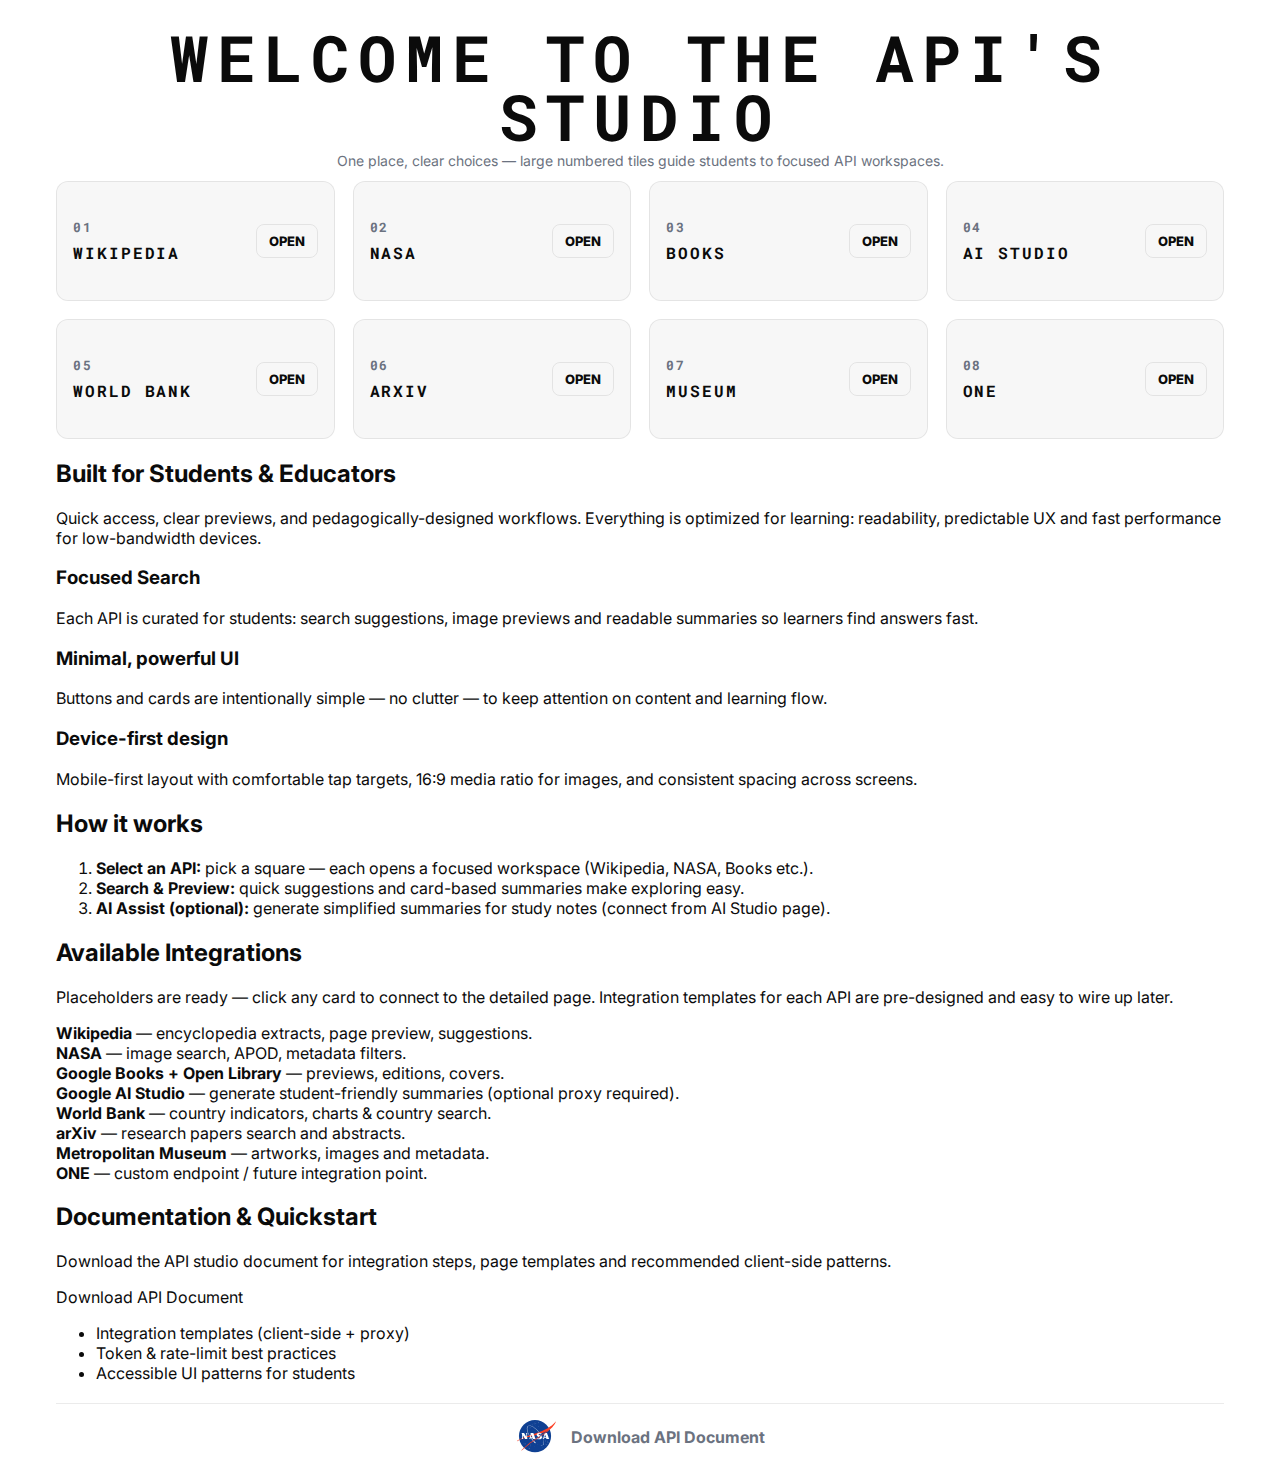
<file: index.html>
<!doctype html>
<html lang="en">
<head>
  <meta charset="utf-8" />
  <meta name="viewport" content="width=device-width,initial-scale=1,viewport-fit=cover" />
  <title>WELCOME TO THE API'S STUDIO — V7</title>
  <meta name="description" content="Welcome To The API'S Studio — clean, fast, light-only landing for students: Wikipedia, NASA, Books, AI Studio, World Bank, arXiv, Museum, ONE." />
  <meta name="theme-color" content="#ffffff">

  <!-- Fonts -->
  <link rel="preconnect" href="https://fonts.gstatic.com" crossorigin>
  <link href="https://fonts.googleapis.com/css2?family=Roboto+Mono:wght@700&family=Inter:wght@300;400;600&display=swap" rel="stylesheet">

  <!-- Styles -->
  <link rel="stylesheet" href="style.css">
</head>
<body>
  <main id="app" class="stage" role="main">
    <!-- HERO -->
    <header class="hero" aria-labelledby="studio-title">
      <h1 id="studio-title" class="hero-title">WELCOME TO THE API'S STUDIO</h1>
      <p class="hero-sub">One place, clear choices — large numbered tiles guide students to focused API workspaces.</p>
    </header>

    <!-- API GRID -->
    <nav class="api-grid" role="navigation" aria-label="API Studio navigation">
      <a class="api-card" href="news/news.html" aria-label="Open Wikipedia workspace">
        <div class="left">
          <span class="num">01</span>
          <span class="name">WIKIPEDIA</span>
        </div>
        <span class="open" aria-hidden="true">OPEN</span>
      </a>

      <a class="api-card" href="nasa/nasa.html" aria-label="Open NASA workspace">
        <div class="left">
          <span class="num">02</span>
          <span class="name">NASA</span>
        </div>
        <span class="open" aria-hidden="true">OPEN</span>
      </a>

      <a class="api-card" href="books.html" aria-label="Open Books workspace">
        <div class="left">
          <span class="num">03</span>
          <span class="name">BOOKS</span>
        </div>
        <span class="open" aria-hidden="true">OPEN</span>
      </a>

      <a class="api-card" href="ai.html" aria-label="Open AI Studio">
        <div class="left">
          <span class="num">04</span>
          <span class="name">AI STUDIO</span>
        </div>
        <span class="open" aria-hidden="true">OPEN</span>
      </a>

      <a class="api-card" href="bank.html" aria-label="Open World Bank workspace">
        <div class="left">
          <span class="num">05</span>
          <span class="name">WORLD BANK</span>
        </div>
        <span class="open" aria-hidden="true">OPEN</span>
      </a>

      <a class="api-card" href="arxiv.html" aria-label="Open arXiv workspace">
        <div class="left">
          <span class="num">06</span>
          <span class="name">ARXIV</span>
        </div>
        <span class="open" aria-hidden="true">OPEN</span>
      </a>

      <a class="api-card" href="museum.html" aria-label="Open Museum workspace">
        <div class="left">
          <span class="num">07</span>
          <span class="name">MUSEUM</span>
        </div>
        <span class="open" aria-hidden="true">OPEN</span>
      </a>

      <a class="api-card" href="one/one.html" aria-label="Open ONE workspace">
        <div class="left">
          <span class="num">08</span>
          <span class="name">ONE</span>
        </div>
        <span class="open" aria-hidden="true">OPEN</span>
      </a>
    </nav>

    <!-- Info sections below -->
    <section id="features" class="section">
      <div class="container">
        <h2 class="section-title">Built for Students & Educators</h2>
        <p class="lead">Quick access, clear previews, and pedagogically-designed workflows. Everything is optimized for learning: readability, predictable UX and fast performance for low-bandwidth devices.</p>

        <div class="features-grid">
          <article class="feature">
            <h3>Focused Search</h3>
            <p>Each API is curated for students: search suggestions, image previews and readable summaries so learners find answers fast.</p>
          </article>

          <article class="feature">
            <h3>Minimal, powerful UI</h3>
            <p>Buttons and cards are intentionally simple — no clutter — to keep attention on content and learning flow.</p>
          </article>

          <article class="feature">
            <h3>Device-first design</h3>
            <p>Mobile-first layout with comfortable tap targets, 16:9 media ratio for images, and consistent spacing across screens.</p>
          </article>
        </div>
      </div>
    </section>

    <section id="how" class="section alt">
      <div class="container">
        <h2 class="section-title">How it works</h2>
        <ol class="steps">
          <li><strong>Select an API:</strong> pick a square — each opens a focused workspace (Wikipedia, NASA, Books etc.).</li>
          <li><strong>Search & Preview:</strong> quick suggestions and card-based summaries make exploring easy.</li>
          <li><strong>AI Assist (optional):</strong> generate simplified summaries for study notes (connect from AI Studio page).</li>
        </ol>
      </div>
    </section>

    <section id="integrations" class="section">
      <div class="container">
        <h2 class="section-title">Available Integrations</h2>
        <p class="lead">Placeholders are ready — click any card to connect to the detailed page. Integration templates for each API are pre-designed and easy to wire up later.</p>

        <div class="integration-list">
          <div><strong>Wikipedia</strong> — encyclopedia extracts, page preview, suggestions.</div>
          <div><strong>NASA</strong> — image search, APOD, metadata filters.</div>
          <div><strong>Google Books + Open Library</strong> — previews, editions, covers.</div>
          <div><strong>Google AI Studio</strong> — generate student-friendly summaries (optional proxy required).</div>
          <div><strong>World Bank</strong> — country indicators, charts & country search.</div>
          <div><strong>arXiv</strong> — research papers search and abstracts.</div>
          <div><strong>Metropolitan Museum</strong> — artworks, images and metadata.</div>
          <div><strong>ONE</strong> — custom endpoint / future integration point.</div>
        </div>
      </div>
    </section>

    <section id="docs" class="section alt">
      <div class="container docs-cta">
        <div>
          <h2 class="section-title">Documentation & Quickstart</h2>
          <p class="lead">Download the API studio document for integration steps, page templates and recommended client-side patterns.</p>
          <a href="document.html" class="download-btn" download>Download API Document</a>
        </div>
        <div class="doc-features">
          <ul>
            <li>Integration templates (client-side + proxy)</li>
            <li>Token & rate-limit best practices</li>
            <li>Accessible UI patterns for students</li>
          </ul>
        </div>
      </div>
    </section>
    </section>

    <!-- Footer -->
    <footer class="footer" role="contentinfo">
      <img src="nasa-logo.svg" alt="SNS School Balotra" class="footer-logo" />
      <a class="doc-download" href="document.html" download>Download API Document</a>
    </footer>
  </main>

  <!-- Scripts -->
  <script src="script.js" defer></script>
</body>
</html>
</file>
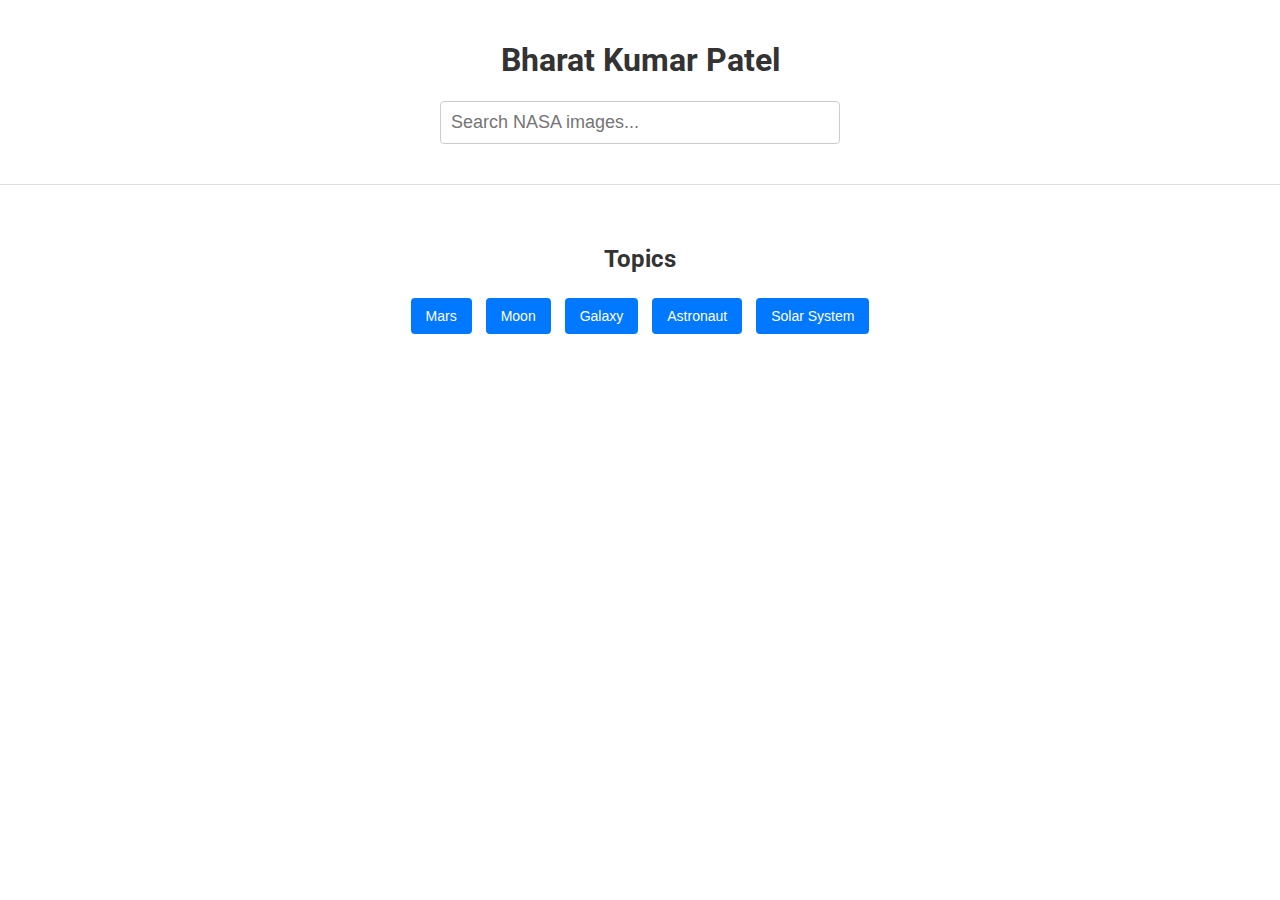
<file: nasa/nasa.html>
<!DOCTYPE html>
<html lang="en">
<head>
  <meta charset="UTF-8">
  <meta name="viewport" content="width=device-width, initial-scale=1.0">
  <title>NASA Discovery Search</title>
  <link href="https://fonts.googleapis.com/css2?family=Roboto:wght@400;700&display=swap" rel="stylesheet">
  <link rel="stylesheet" href="style.css">
</head>
<body>
  <header>
    <h1>Bharat Kumar Patel</h1>
    <div class="search-bar">
      <input type="search" id="searchInput" placeholder="Search NASA images..." />
      <div id="suggestions" class="suggestions"></div>
    </div>
  </header>
  <main>
    <div id="cardsContainer" class="cards-container"></div>
    <section class="suggestions-section">
      <h2>Topics</h2>
      <div class="topics">
        <button class="topic-btn">Mars</button>
        <button class="topic-btn">Moon</button>
        <button class="topic-btn">Galaxy</button>
        <button class="topic-btn">Astronaut</button>
        <button class="topic-btn">Solar System</button>
      </div>
    </section>
  </main>
  <script src="script.js"></script>
</body>
</html>
</file>
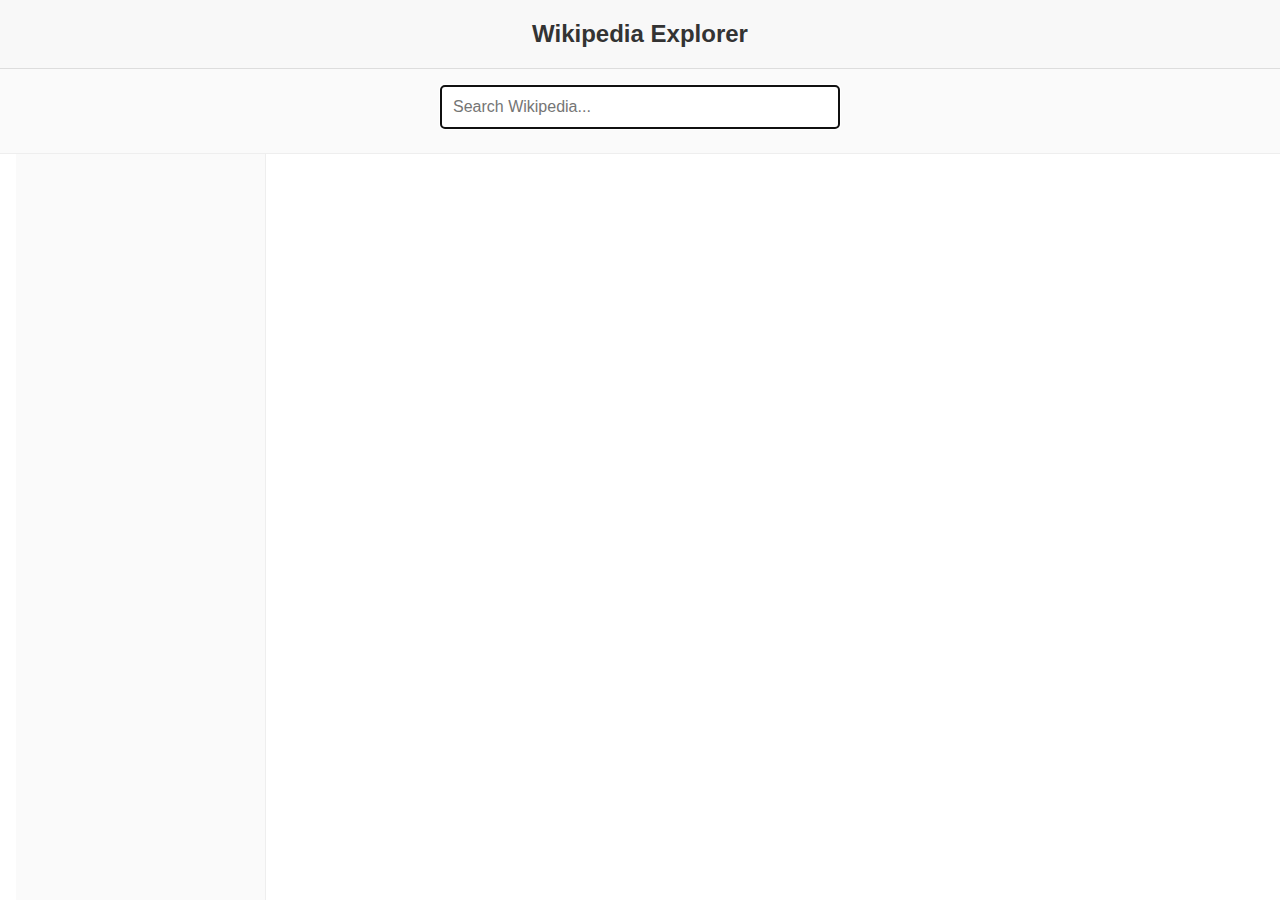
<file: news/news.html>
<!DOCTYPE html>
<html lang="en">
<head>
  <meta charset="UTF-8">
  <title>Wikipedia Explorer</title>
  <meta name="viewport" content="width=device-width, initial-scale=1.0">
  <link rel="stylesheet" href="style.css">
</head>
<body>
  <header>
    <h1>Wikipedia Explorer</h1>
  </header>
  <section class="search-section">
    <input type="text" id="search-input" placeholder="Search Wikipedia..." autofocus>
    <ul id="suggestions"></ul>
  </section>
  <div class="container">
    <aside id="related-cards"></aside>
    <article id="article-content"></article>
  </div>
  <script src="script.js"></script>
</body>
</html>
</file>
<file: style.css>
/* style.css — API Studio V7 (light-only, remove mobile blue focus; OPEN shows focused ring) */

/* Root tokens */
:root{
  --bg: #ffffff;
  --panel: #ffffff;
  --text: #0b0b0b;
  --muted: #6b7280;
  --card-bg: rgba(0,0,0,0.03);
  --card-border: rgba(0,0,0,0.08);
  --accent: #000000;

  --radius: 12px;
  --gap: 14px;
  --maxw: 1200px;
  --card-min-height: 120px;
  --transition-fast: 180ms;
}

/* Base */
*{box-sizing:border-box}
html,body{height:100%;margin:0;padding:0;background:var(--bg);color:var(--text);font-family:Inter,system-ui,-apple-system,'Segoe UI',Roboto,Arial;-webkit-font-smoothing:antialiased}
a{color:inherit;text-decoration:none}

/* Remove default mobile touch highlight & focus ring globally */
a, button, input, textarea, select, .api-card, .api-card * {
  -webkit-tap-highlight-color: transparent; /* remove blue flash on mobile */
  -webkit-focus-ring-color: transparent;
  outline: none; /* remove default UA outline */
  -webkit-user-select: none;
  user-select: none;
  -webkit-touch-callout: none;
}

/* Ensure accessibility: keyboard users can still see focus on OPEN via custom rule below */

/* Ensure full viewport */
.stage {
  max-width: var(--maxw);
  margin: 0 auto;
  padding: 26px 16px;
  min-height: calc(100svh - 24px);
}

/* HERO */
.hero { text-align:center; margin-bottom:8px; }
.hero-title {
  font-family: 'Roboto Mono', monospace;
  font-weight:700;
  font-size: clamp(26px,7vw,64px);
  letter-spacing:.14em;
  text-transform:uppercase;
  margin: 2px 0 6px;
  line-height: .92;
}
.hero-sub { color:var(--muted); font-size:14px; margin:0 8px 12px; }

/* GRID */
.api-grid {
  display:grid;
  gap:var(--gap);
  grid-template-columns: 1fr;
  margin-top: 10px;
}

/* CARD */
.api-card{
  display:flex;
  align-items:center;
  justify-content:space-between;
  gap:12px;
  padding:16px;
  border-radius:var(--radius);
  background:var(--card-bg);
  border:1px solid var(--card-border);
  min-height:var(--card-min-height);
  transition: transform .28s cubic-bezier(.2,.9,.2,1), box-shadow .28s, opacity .12s;
  position:relative;
  overflow:visible;
  -webkit-tap-highlight-color: transparent;
}

/* left block with number and name */
.api-card .left { display:flex; flex-direction:column; align-items:flex-start; gap:6px; }
.api-card .num {
  font-family:'Roboto Mono',monospace;
  font-weight:700;
  color:var(--muted);
  font-size:13px;
  letter-spacing:.12em;
}
.api-card .name {
  font-family:'Roboto Mono',monospace;
  font-weight:800;
  font-size:16px;
  letter-spacing:.12em;
  text-transform:uppercase;
}

/* OPEN badge */
.api-card .open {
  font-weight:800;
  font-size:13px;
  padding:8px 12px;
  border-radius:8px;
  border:1px solid var(--card-border);
  background:transparent;
  transition: box-shadow .18s ease, transform .14s ease;
  pointer-events:none; /* prevent the inner span from intercepting clicks */
}

/* When the card is focused or active, show a subtle rounded ring around the OPEN badge only */
.api-card:focus .open,
.api-card:active .open,
.api-card.focus-ring .open {
  box-shadow: 0 0 0 4px rgba(0,0,0,0.06);
  border-radius:10px;
  transform: translateZ(0);
}

/* hover & pressed */
.api-card:hover { transform: translateY(-8px); box-shadow: 0 20px 50px rgba(0,0,0,0.06); }
.api-card:active { opacity:0.5; transform: translateY(0); }

/* sheen */
.api-card::after {
  content:'';
  position:absolute;
  left:-40%;
  top:-30%;
  width:60%;
  height:180%;
  transform:skewX(-16deg);
  background: linear-gradient(90deg, rgba(255,255,255,0.06), rgba(255,255,255,0.00));
  opacity:0;
  transition:transform .9s, opacity .6s;
  pointer-events:none;
}
.api-card:hover::after { transform: translateX(220%) skewX(-16deg); opacity:0.5; }

/* CONTENT */
.studio-content { margin-top:18px; background:var(--panel); padding:18px; border-radius:10px; border:1px solid var(--card-border); }
.content-heading { font-family:'Roboto Mono',monospace; font-size:20px; margin:0 0 8px; }
.content-sub { margin:0 0 12px; color:var(--muted); font-weight:600; }
.content-paragraph { margin:0; color:var(--text); line-height:1.66; font-size:15.5px; max-width:980px; }

/* FOOTER */
.footer { margin-top:20px; border-top:1px solid var(--card-border); padding-top:14px; display:flex; justify-content:center; align-items:center; gap:12px; }
.footer-logo { width:44px; height:auto; opacity:0.98; }
.doc-download { color:var(--muted); text-decoration:none; font-weight:700; }

/* RESPONSIVE */
@media (min-width:640px) {
  .api-grid { grid-template-columns: repeat(2, 1fr); }
}
@media (min-width:980px) {
  .api-grid { grid-template-columns: repeat(4, 1fr); gap:18px; }
}

/* Reduced motion */
@media (prefers-reduced-motion: reduce) {
  .api-card, .api-card::after { transition: none !important; transform: none !important; }
}
</file>
<file: nasa/style.css>
body, html {
  margin: 0;
  padding: 0;
  font-family: 'Roboto', sans-serif;
  background: #ffffff;
  color: #333;
}

header {
  background: #fff;
  padding: 20px;
  text-align: center;
  border-bottom: 1px solid #ddd;
}

.search-bar {
  position: relative;
  margin: 20px auto;
  max-width: 400px;
}

#searchInput {
  width: 100%;
  padding: 10px;
  font-size: 18px;
  border: 1px solid #ccc;
  border-radius: 4px;
}

.suggestions {
  position: absolute;
  top: 42px;
  left: 0;
  right: 0;
  background: #fff;
  border: 1px solid #ccc;
  border-top: none;
  max-height: 150px;
  overflow-y: auto;
  display: none;
}

.cards-container {
  display: flex;
  flex-wrap: wrap;
  justify-content: center;
  padding: 20px;
}

.card {
  background: #f9f9f9;
  margin: 10px;
  width: 300px;
  border-radius: 8px;
  overflow: hidden;
  box-shadow: 0 2px 6px rgba(0,0,0,0.15);
  cursor: pointer;
  text-align: left;
}

.card img {
  width: 100%;
  display: block;
}

.card h3 {
  margin: 10px;
  font-size: 20px;
}

.card p {
  margin: 10px;
  font-size: 14px;
  color: #555;
}

.suggestions-section {
  text-align: center;
  margin-top: 20px;
}

.suggestions-section .topics {
  margin-top: 10px;
}

.topic-btn {
  margin: 5px;
  padding: 10px 15px;
  font-size: 14px;
  background: #0078FF;
  color: #fff;
  border: none;
  border-radius: 4px;
}

@media (max-width: 600px) {
  .card { width: 100%; }
}
</file>
<file: news/style.css>
/* Base styling */
* {
  box-sizing: border-box;
}

body {
  font-family: Arial, sans-serif;
  margin: 0;
  padding: 0;
  background: #fff;
  color: #333;
  display: flex;
  flex-direction: column;
  min-height: 100vh;
  line-height: 1.5;
}

header {
  background: #f8f8f8;
  padding: 1em;
  text-align: center;
  border-bottom: 1px solid #ddd;
}

header h1 {
  margin: 0;
  font-size: 1.5em;
}

.search-section {
  padding: 1em;
  text-align: center;
  background: #fafafa;
  border-bottom: 1px solid #eee;
}

#search-input {
  width: 100%;
  max-width: 400px;
  padding: 0.75em;
  font-size: 1em;
  border: 1px solid #ccc;
  border-radius: 4px;
}

#suggestions {
  list-style: none;
  padding: 0;
  margin: 0.5em auto 0;
  max-width: 400px;
  text-align: left;
}

#suggestions li {
  display: flex;
  align-items: center;
  padding: 0.5em;
  cursor: pointer;
  border: 1px solid #ddd;
  border-top: none;
  background: #fff;
}

#suggestions li:first-child {
  border-top: 1px solid #ddd;
}

#suggestions img {
  width: 40px;
  height: 40px;
  object-fit: cover;
  margin-right: 0.5em;
}

#suggestions li:hover {
  background: #f0f0f0;
}

/* Main container layout */
.container {
  flex: 1;
  display: flex;
  flex-direction: row;
  max-width: 1400px;
  margin: 0 auto;
  width: 100%;
  padding: 0 1em;
}

aside#related-cards {
  flex: 0 0 250px;
  padding: 1.5em 1em;
  border-right: 1px solid #eee;
  background: #fafafa;
}

article#article-content {
  flex: 1;
  padding: 1.5em 2em;
  overflow: auto;
}

/* Related topic cards */
.card {
  background: #fff;
  border: 1px solid #ddd;
  padding: 0.75em;
  margin-bottom: 0.75em;
  border-radius: 6px;
  cursor: pointer;
  transition: background 0.2s, transform 0.2s;
  box-shadow: 0 1px 3px rgba(0,0,0,0.05);
}

.card:hover {
  background: #f0f0f0;
  transform: translateY(-2px);
  box-shadow: 0 2px 5px rgba(0,0,0,0.1);
}

/* Article content styling */
#article-content h1, 
#article-content h2, 
#article-content h3 {
  margin-top: 1.5em;
  margin-bottom: 0.75em;
}

#article-content h1 {
  font-size: 1.8em;
  border-bottom: 1px solid #eee;
  padding-bottom: 0.5em;
}

#article-content h2 {
  font-size: 1.5em;
}

#article-content h3 {
  font-size: 1.3em;
}

#article-content p {
  margin-bottom: 1em;
}

#article-content img {
  max-width: 100%;
  height: auto;
}

.view-original {
  margin-top: 2em;
  padding-top: 1em;
  border-top: 1px solid #eee;
}

/* Responsive adjustments */
@media (max-width: 1024px) {
  .container {
    padding: 0 1.5em;
  }
  
  aside#related-cards {
    flex: 0 0 200px;
  }
  
  article#article-content {
    padding: 1.5em;
  }
}

@media (max-width: 768px) {
  .container {
    flex-direction: column;
    padding: 0 1em;
  }
  
  aside#related-cards {
    order: 2;
    border-right: none;
    border-top: 1px solid #eee;
    flex: none;
    padding: 1em;
  }
  
  article#article-content {
    order: 1;
    padding: 1em;
  }
  
  header h1 {
    font-size: 1.3em;
  }
  
  #search-input {
    padding: 0.65em;
  }
}

@media (max-width: 480px) {
  .container {
    padding: 0 0.75em;
  }
  
  header {
    padding: 0.75em;
  }
  
  .search-section {
    padding: 0.75em;
  }
  
  #search-input {
    padding: 0.6em;
  }
  
  aside#related-cards,
  article#article-content {
    padding: 0.75em;
  }
  
  #article-content h1 {
    font-size: 1.5em;
  }
  
  #article-content h2 {
    font-size: 1.3em;
  }
  
  #article-content h3 {
    font-size: 1.1em;
  }
}

/* Small screens (320px and below) */
@media (max-width: 320px) {
  .container {
    padding: 0 0.5em;
  }
  
  header,
  .search-section,
  aside#related-cards,
  article#article-content {
    padding: 0.5em;
  }
}
</file>
